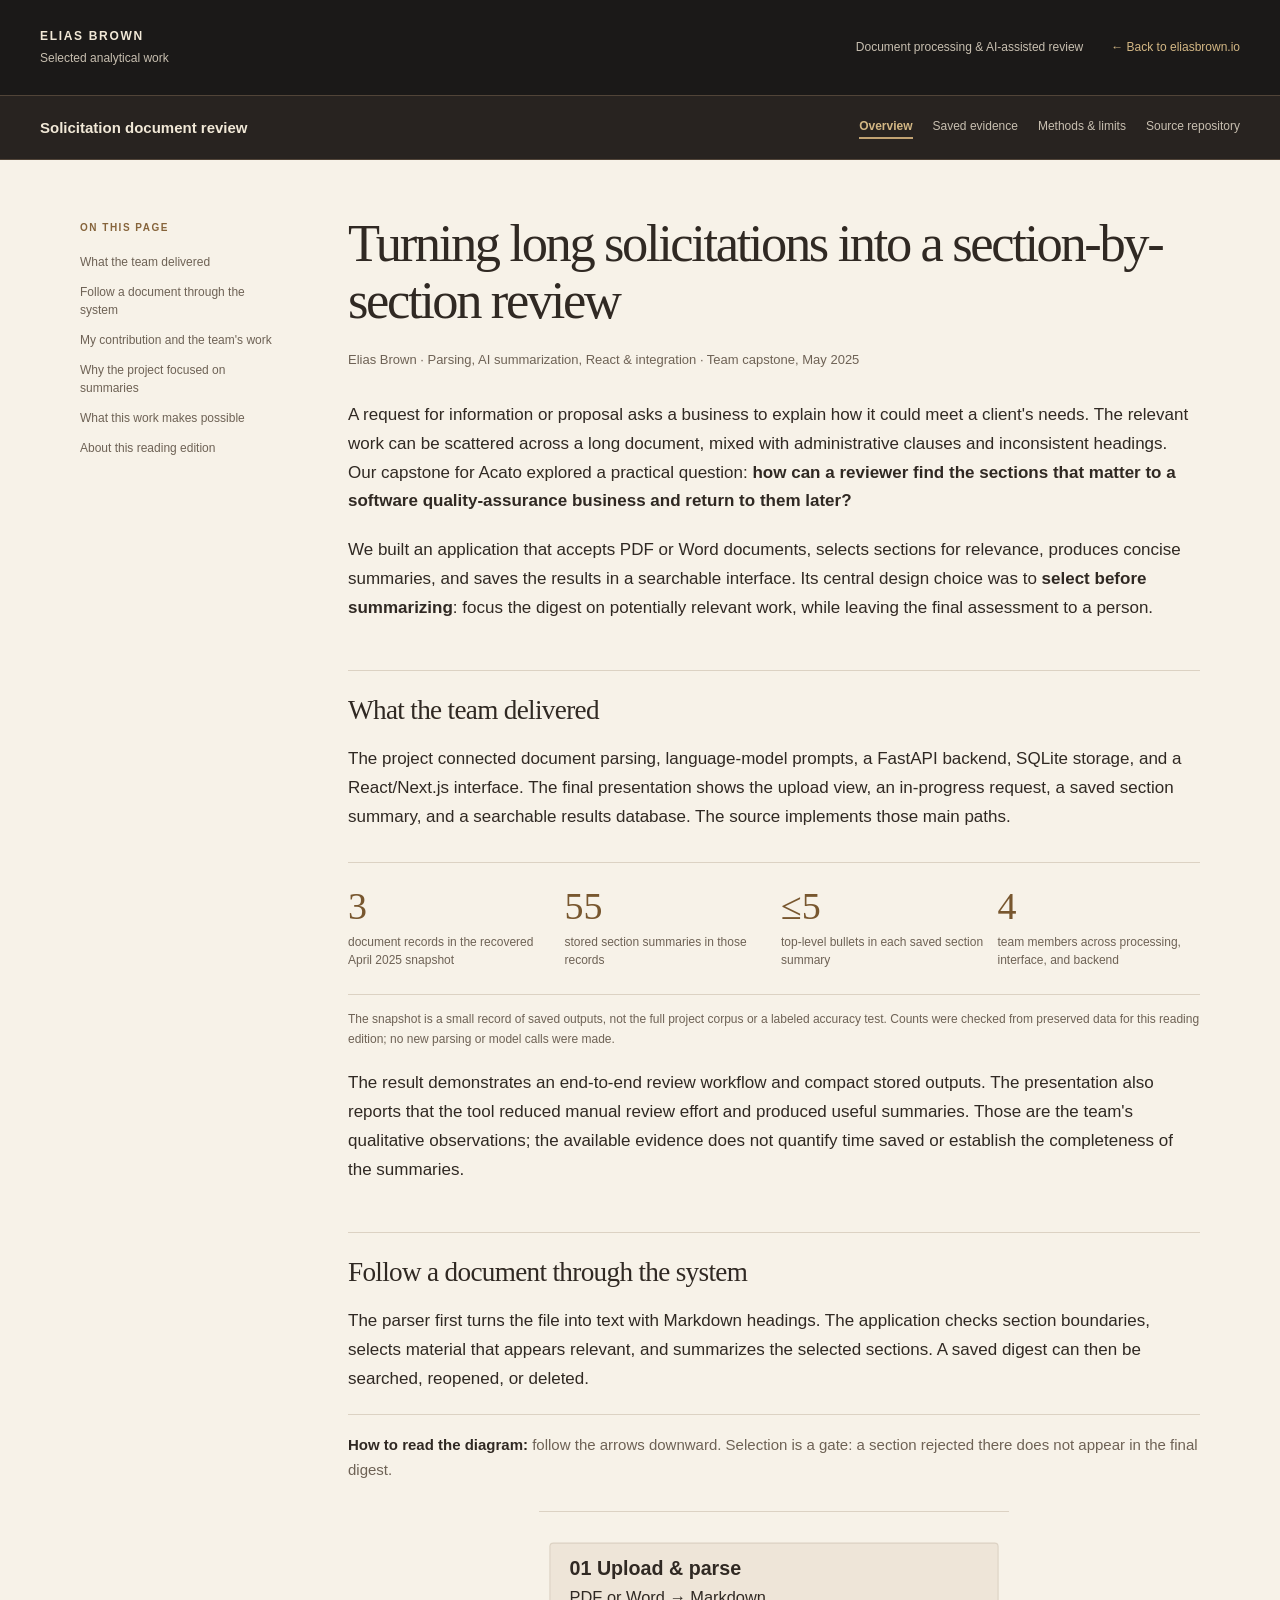
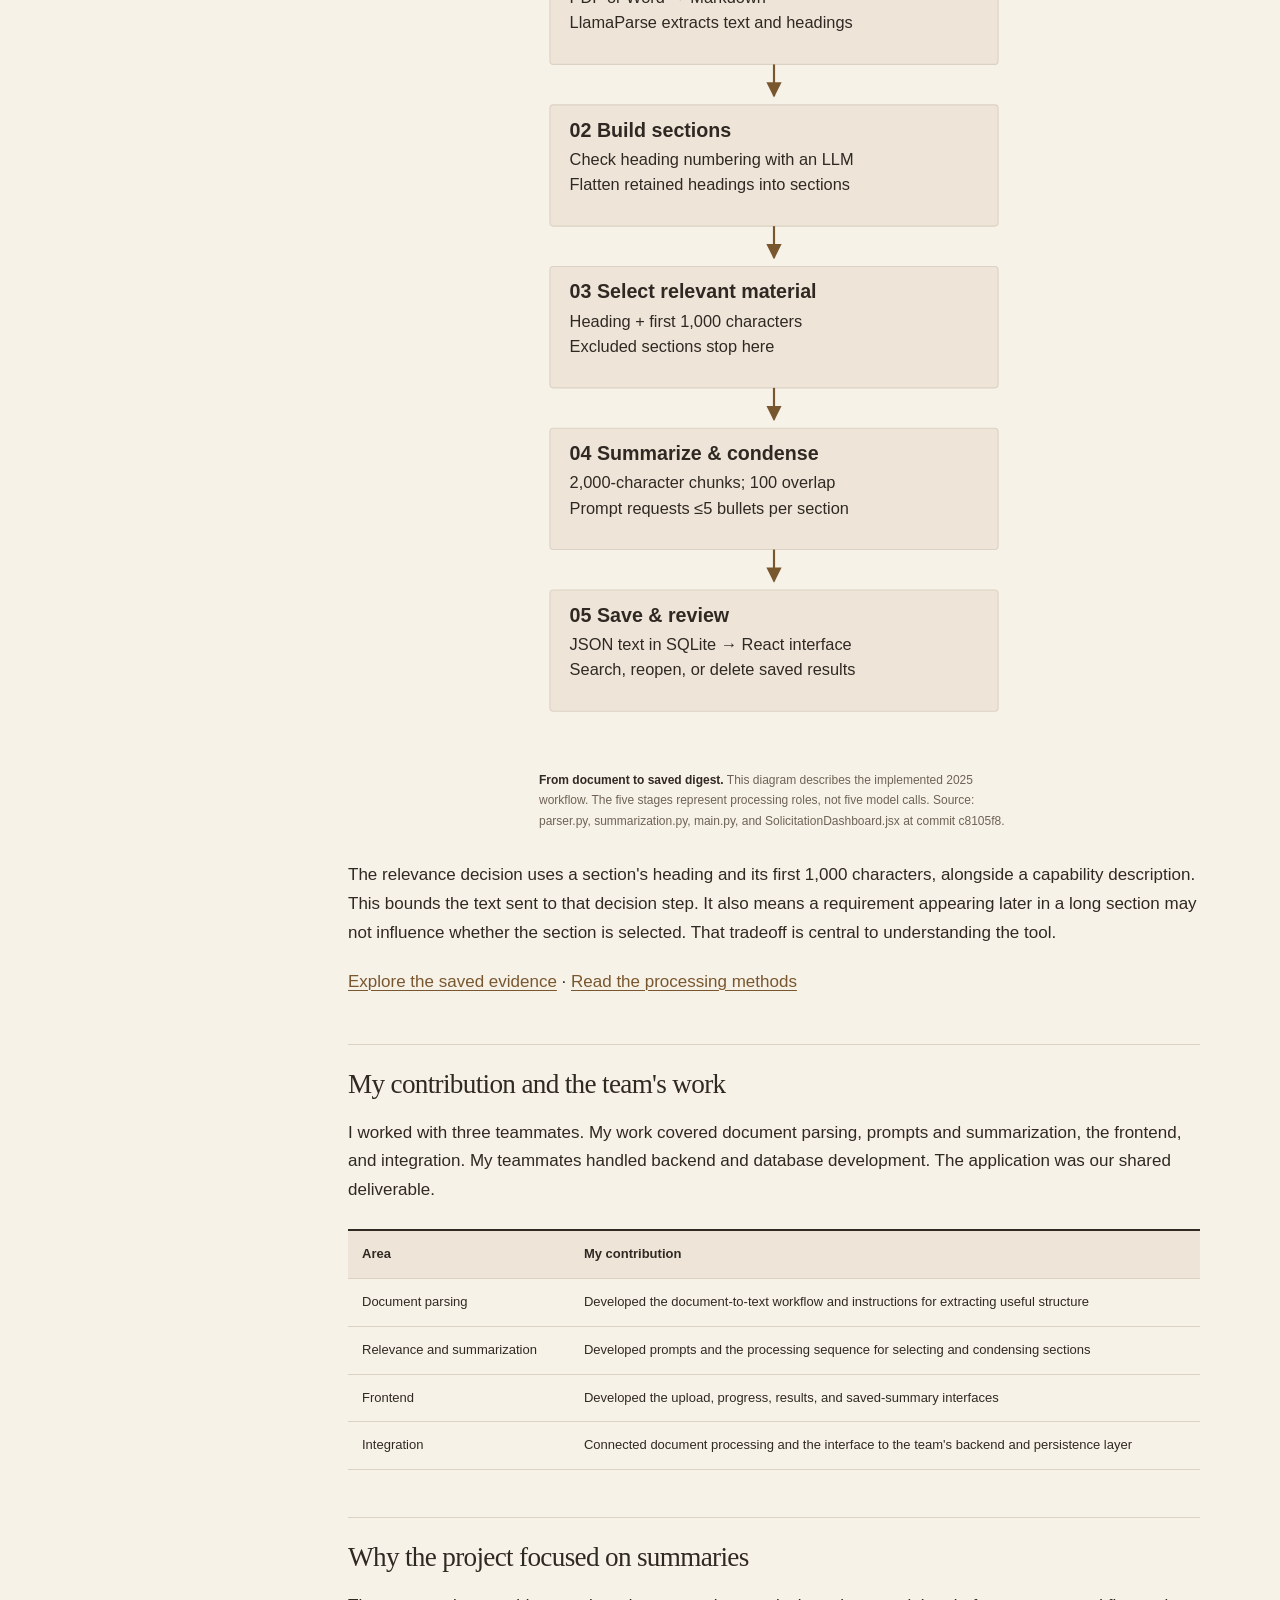
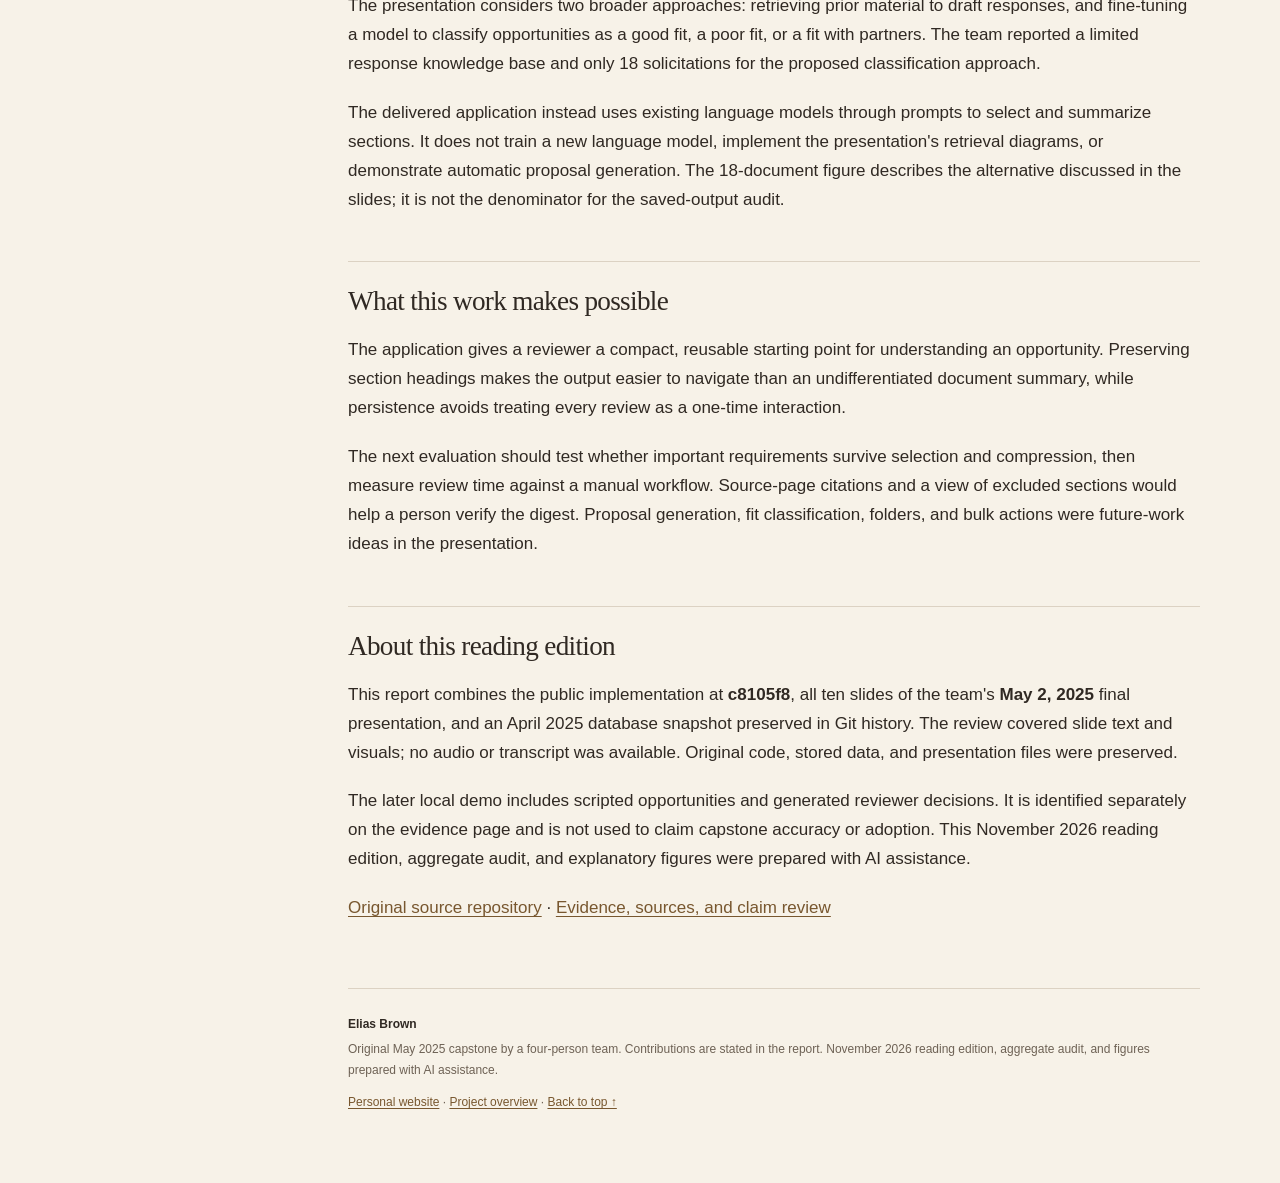
<file: index.html>
<!doctype html>
<html lang="en"><head><meta charset="utf-8"><meta name="viewport" content="width=device-width,initial-scale=1">
<title>Turning
long solicitations into a section-by-section review · Elias Brown</title><meta name="description" content="A team capstone connecting document parsing, relevant-section selection, concise summaries, and saved-result review, with an audit of preserved 2025 outputs.">
<link rel="stylesheet" href="report.36d88fd0d2bb.css"></head>
<body><a class="skip" href="#main">Skip to content</a>
<header class="masthead"><a class="identity" href="https://eliasbrown.io/">ELIAS BROWN <span>Selected analytical work</span></a><div class="masthead-links"><span class="discipline">Document processing &amp; AI-assisted review</span><a class="home-link" href="https://eliasbrown.io/">← Back to eliasbrown.io</a></div></header>
<div class="projectbar"><a class="projectname" href="index.html">Solicitation document review</a><nav class="site-nav" aria-label="Project"><a href="index.html" aria-current="page">Overview</a><a href="docs/EVIDENCE.html">Saved evidence</a><a href="docs/METHODS.html">Methods &amp; limits</a><a href="https://github.com/eliasbrown99/Capstone">Source repository</a></nav></div>
<script>
(() => {
  const bar = document.querySelector('.projectbar');
  const updateHeaderHeight = () => document.documentElement.style.setProperty(
    '--projectbar-height', bar.getBoundingClientRect().height + 'px'
  );
  updateHeaderHeight();
  if ('ResizeObserver' in window) new ResizeObserver(updateHeaderHeight).observe(bar);
  else window.addEventListener('resize', updateHeaderHeight);
})();
</script>
<div class="layout"><aside class="contents"><p class="eyebrow">ON THIS PAGE</p><nav aria-label="Sections"><a href="#what-the-team-delivered">What the team delivered</a><a href="#follow-a-document-through-the-system">Follow a document through
the system</a><a href="#my-contribution-and-the-teams-work">My contribution and the
team's work</a><a href="#why-the-project-focused-on-summaries">Why the project focused on
summaries</a><a href="#what-this-work-makes-possible">What this work makes
possible</a><a href="#about-this-reading-edition">About this reading edition</a></nav></aside>
<main id="main"><article><h1
id="turning-long-solicitations-into-a-section-by-section-review">Turning
long solicitations into a section-by-section review</h1>
<p><strong>Elias Brown · Parsing, AI summarization, React &amp;
integration · Team capstone, May 2025</strong></p>
<p>A request for information or proposal asks a business to explain how
it could meet a client's needs. The relevant work can be scattered
across a long document, mixed with administrative clauses and
inconsistent headings. Our capstone for Acato explored a practical
question: <strong>how can a reviewer find the sections that matter to a
software quality-assurance business and return to them
later?</strong></p>
<p>We built an application that accepts PDF or Word documents, selects
sections for relevance, produces concise summaries, and saves the
results in a searchable interface. Its central design choice was to
<strong>select before summarizing</strong>: focus the digest on
potentially relevant work, while leaving the final assessment to a
person.</p>
<h2 id="what-the-team-delivered">What the team delivered</h2>
<p>The project connected document parsing, language-model prompts, a
FastAPI backend, SQLite storage, and a React/Next.js interface. The
final presentation shows the upload view, an in-progress request, a
saved section summary, and a searchable results database. The source
implements those main paths.</p>
<div class="stat-grid">
<div><strong>3</strong><span>document records in the recovered April 2025 snapshot</span></div>
<div><strong>55</strong><span>stored section summaries in those records</span></div>
<div><strong>≤5</strong><span>top-level bullets in each saved section summary</span></div>
<div><strong>4</strong><span>team members across processing, interface, and backend</span></div>
</div>

<p class="fine-print">The snapshot is a small record of saved outputs, not the full project corpus or a labeled accuracy test. Counts were checked from preserved data for this reading edition; no new parsing or model calls were made.</p>

<p>The result demonstrates an end-to-end review workflow and compact
stored outputs. The presentation also reports that the tool reduced
manual review effort and produced useful summaries. Those are the team's
qualitative observations; the available evidence does not quantify time
saved or establish the completeness of the summaries.</p>
<h2 id="follow-a-document-through-the-system">Follow a document through
the system</h2>
<p>The parser first turns the file into text with Markdown headings. The
application checks section boundaries, selects material that appears
relevant, and summarizes the selected sections. A saved digest can then
be searched, reopened, or deleted.</p>
<p class="chart-guide"><strong>How to read the diagram:</strong> follow the arrows downward. Selection is a gate: a section rejected there does not appear in the final digest.</p>

<figure class="analysis-figure diagram-figure narrow-diagram">
<img src="_source/figures/workflow.svg" alt="Five connected stages: upload and parse; build sections; select using a heading and the first 1,000 characters; summarize selected chunks; save and review." />
<figcaption><strong>From document to saved digest.</strong> This diagram describes the implemented 2025 workflow. The five stages represent processing roles, not five model calls. Source: parser.py, summarization.py, main.py, and SolicitationDashboard.jsx at commit c8105f8.</figcaption>
</figure>

<p>The relevance decision uses a section's heading and its first 1,000
characters, alongside a capability description. This bounds the text
sent to that decision step. It also means a requirement appearing later
in a long section may not influence whether the section is selected.
That tradeoff is central to understanding the tool.</p>
<p><a href="docs/EVIDENCE.html">Explore the saved evidence</a> · <a
href="docs/METHODS.html">Read the processing methods</a></p>
<h2 id="my-contribution-and-the-teams-work">My contribution and the
team's work</h2>
<p>I worked with three teammates. My work covered document parsing, prompts and
summarization, the frontend, and integration. My teammates handled
backend and database development. The application was our shared
deliverable.</p>
<div class="table-wrap" role="region" aria-label="Data table" tabindex="0"><table>
<thead>
<tr>
<th>Area</th>
<th>My contribution</th>
</tr>
</thead>
<tbody>
<tr>
<td>Document parsing</td>
<td>Developed the document-to-text workflow and instructions for
extracting useful structure</td>
</tr>
<tr>
<td>Relevance and summarization</td>
<td>Developed prompts and the processing sequence for selecting and
condensing sections</td>
</tr>
<tr>
<td>Frontend</td>
<td>Developed the upload, progress, results, and saved-summary
interfaces</td>
</tr>
<tr>
<td>Integration</td>
<td>Connected document processing and the interface to the team's
backend and persistence layer</td>
</tr>
</tbody>
</table></div>
<h2 id="why-the-project-focused-on-summaries">Why the project focused on
summaries</h2>
<p>The presentation considers two broader approaches: retrieving prior
material to draft responses, and fine-tuning a model to classify
opportunities as a good fit, a poor fit, or a fit with partners. The
team reported a limited response knowledge base and only 18
solicitations for the proposed classification approach.</p>
<p>The delivered application instead uses existing language models
through prompts to select and summarize sections. It does not train a
new language model, implement the presentation's retrieval diagrams, or
demonstrate automatic proposal generation. The 18-document figure
describes the alternative discussed in the slides; it is not the
denominator for the saved-output audit.</p>
<h2 id="what-this-work-makes-possible">What this work makes
possible</h2>
<p>The application gives a reviewer a compact, reusable starting point
for understanding an opportunity. Preserving section headings makes the
output easier to navigate than an undifferentiated document summary,
while persistence avoids treating every review as a one-time
interaction.</p>
<p>The next evaluation should test whether important requirements
survive selection and compression, then measure review time against a
manual workflow. Source-page citations and a view of excluded sections
would help a person verify the digest. Proposal generation, fit
classification, folders, and bulk actions were future-work ideas in the
presentation.</p>
<h2 id="about-this-reading-edition">About this reading edition</h2>
<p>This report combines the public implementation at
<strong>c8105f8</strong>, all ten slides of the team's <strong>May 2,
2025</strong> final presentation, and an April 2025 database snapshot
preserved in Git history. The review covered slide text and visuals; no
audio or transcript was available. Original code, stored data, and
presentation files were preserved.</p>
<p>The later local demo includes scripted opportunities and generated
reviewer decisions. It is identified separately on the evidence page and
is not used to claim capstone accuracy or adoption. This November 2026
reading edition, aggregate audit, and explanatory figures were prepared
with AI assistance.</p>
<p><a href="https://github.com/eliasbrown99/Capstone">Original source
repository</a> · <a href="docs/EVIDENCE.html">Evidence, sources, and claim
review</a></p>
</article><footer><strong>Elias Brown</strong><p>Original May 2025 capstone by a four-person team. Contributions are stated in the report. November 2026 reading edition, aggregate audit, and figures prepared with AI assistance.</p><a href="https://eliasbrown.io/">Personal website</a> · <a href="index.html">Project overview</a> · <a href="#main">Back to top ↑</a></footer></main></div></body></html>
</file>
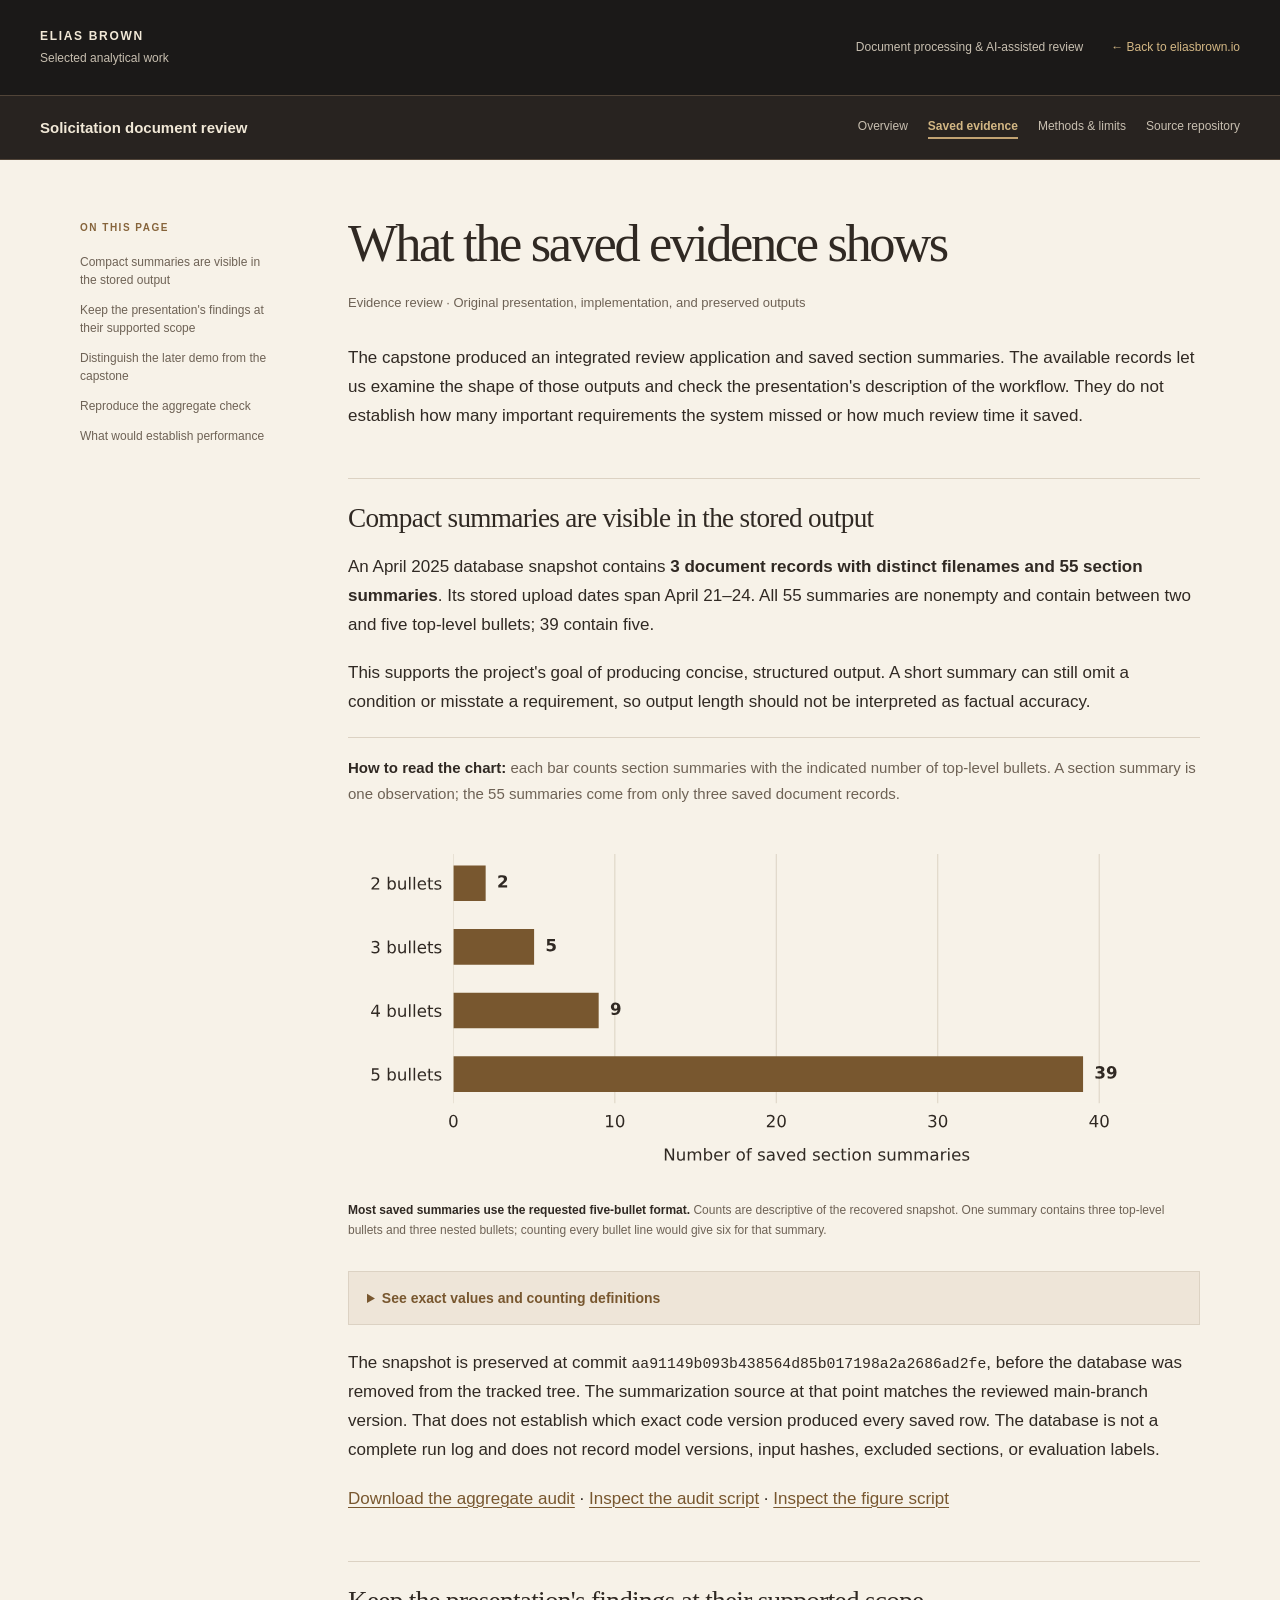
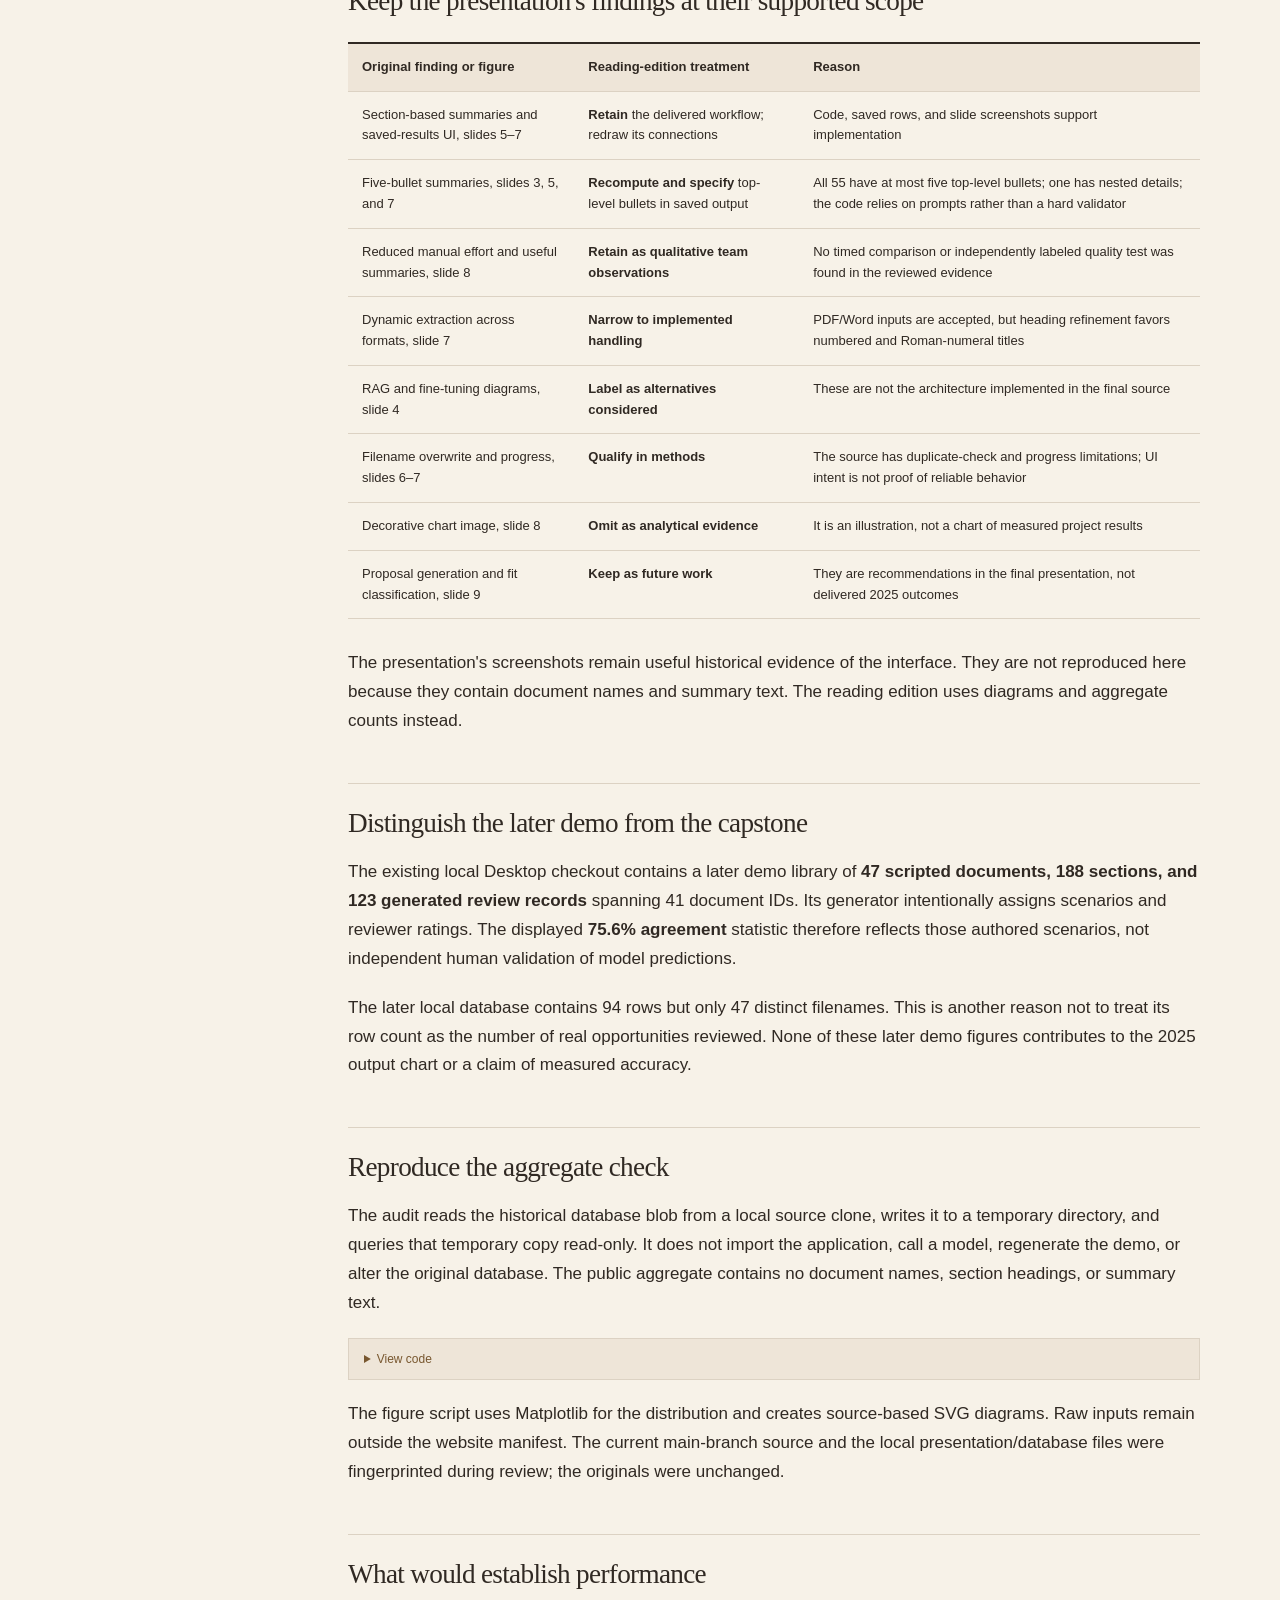
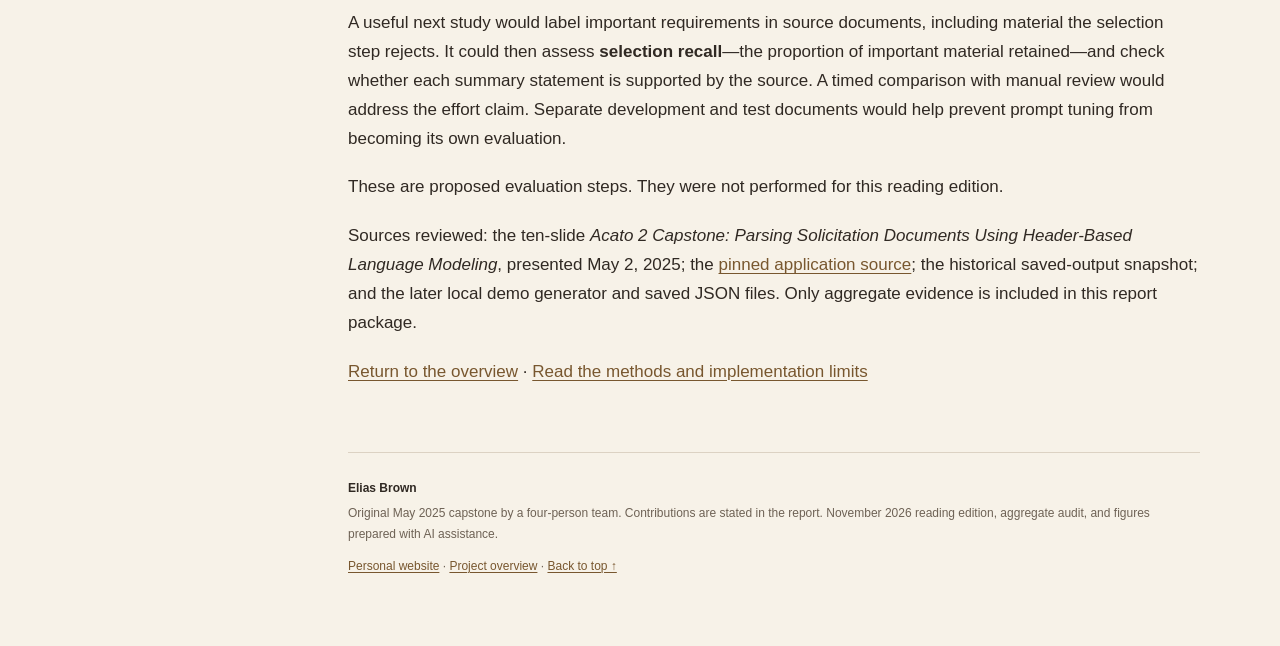
<file: docs/EVIDENCE.html>
<!doctype html>
<html lang="en"><head><meta charset="utf-8"><meta name="viewport" content="width=device-width,initial-scale=1">
<title>What the saved evidence
shows · Elias Brown</title><meta name="description" content="A team capstone connecting document parsing, relevant-section selection, concise summaries, and saved-result review, with an audit of preserved 2025 outputs.">
<link rel="stylesheet" href="../report.36d88fd0d2bb.css"></head>
<body><a class="skip" href="#main">Skip to content</a>
<header class="masthead"><a class="identity" href="https://eliasbrown.io/">ELIAS BROWN <span>Selected analytical work</span></a><div class="masthead-links"><span class="discipline">Document processing &amp; AI-assisted review</span><a class="home-link" href="https://eliasbrown.io/">← Back to eliasbrown.io</a></div></header>
<div class="projectbar"><a class="projectname" href="../index.html">Solicitation document review</a><nav class="site-nav" aria-label="Project"><a href="../index.html">Overview</a><a href="EVIDENCE.html" aria-current="page">Saved evidence</a><a href="METHODS.html">Methods &amp; limits</a><a href="https://github.com/eliasbrown99/Capstone">Source repository</a></nav></div>
<script>
(() => {
  const bar = document.querySelector('.projectbar');
  const updateHeaderHeight = () => document.documentElement.style.setProperty(
    '--projectbar-height', bar.getBoundingClientRect().height + 'px'
  );
  updateHeaderHeight();
  if ('ResizeObserver' in window) new ResizeObserver(updateHeaderHeight).observe(bar);
  else window.addEventListener('resize', updateHeaderHeight);
})();
</script>
<div class="layout"><aside class="contents"><p class="eyebrow">ON THIS PAGE</p><nav aria-label="Sections"><a href="#compact-summaries-are-visible-in-the-stored-output">Compact
summaries are visible in the stored output</a><a href="#keep-the-presentations-findings-at-their-supported-scope">Keep
the presentation's findings at their supported scope</a><a href="#distinguish-the-later-demo-from-the-capstone">Distinguish the
later demo from the capstone</a><a href="#reproduce-the-aggregate-check">Reproduce the aggregate
check</a><a href="#what-would-establish-performance">What would establish
performance</a></nav></aside>
<main id="main"><article><h1 id="what-the-saved-evidence-shows">What the saved evidence
shows</h1>
<p><strong>Evidence review · Original presentation, implementation, and
preserved outputs</strong></p>
<p>The capstone produced an integrated review application and saved
section summaries. The available records let us examine the shape of
those outputs and check the presentation's description of the workflow.
They do not establish how many important requirements the system missed
or how much review time it saved.</p>
<h2 id="compact-summaries-are-visible-in-the-stored-output">Compact
summaries are visible in the stored output</h2>
<p>An April 2025 database snapshot contains <strong>3 document records
with distinct filenames and 55 section summaries</strong>. Its stored
upload dates span April 21–24. All 55 summaries are nonempty and contain
between two and five top-level bullets; 39 contain five.</p>
<p>This supports the project's goal of producing concise, structured
output. A short summary can still omit a condition or misstate a
requirement, so output length should not be interpreted as factual
accuracy.</p>
<p class="chart-guide"><strong>How to read the chart:</strong> each bar counts section summaries with the indicated number of top-level bullets. A section summary is one observation; the 55 summaries come from only three saved document records.</p>

<figure class="analysis-figure">
<img class="chart-wide" src="../_source/figures/bullet-counts-wide.svg" alt="Top-level bullet counts across 55 saved summaries: two bullets in 2 summaries, three in 5, four in 9, and five in 39." />
<img class="chart-mobile" src="../_source/figures/bullet-counts-mobile.svg" alt="Top-level bullet counts across 55 saved summaries: two bullets in 2 summaries, three in 5, four in 9, and five in 39." />
<figcaption><strong>Most saved summaries use the requested five-bullet format.</strong> Counts are descriptive of the recovered snapshot. One summary contains three top-level bullets and three nested bullets; counting every bullet line would give six for that summary.</figcaption>
</figure>

<details class="method-note">
<summary>See exact values and counting definitions</summary>

<div class="table-wrap" role="region" aria-label="Data table" tabindex="0"><table>
<thead>
<tr>
<th>Top-level bullets</th>
<th style="text-align: right;">Section summaries</th>
</tr>
</thead>
<tbody>
<tr>
<td>2</td>
<td style="text-align: right;">2</td>
</tr>
<tr>
<td>3</td>
<td style="text-align: right;">5</td>
</tr>
<tr>
<td>4</td>
<td style="text-align: right;">9</td>
</tr>
<tr>
<td>5</td>
<td style="text-align: right;">39</td>
</tr>
<tr>
<td><strong>Total</strong></td>
<td style="text-align: right;"><strong>55</strong></td>
</tr>
</tbody>
</table></div>
<p>One observation is one object in a stored document's summary list. A
bullet line starts with a dash, asterisk, bullet symbol, or
numbered-list marker. Top-level bullets have the smallest indentation
within that summary. The audit also counts nested bullets separately,
checks for empty summaries, and verifies that the distribution totals
55. Distinct filenames are not a content-based deduplication rule.</p>
</details>

<p>The snapshot is preserved at commit
<code>aa91149b093b438564d85b017198a2a2686ad2fe</code>, before the
database was removed from the tracked tree. The summarization source at
that point matches the reviewed main-branch version. That does not
establish which exact code version produced every saved row. The
database is not a complete run log and does not record model versions,
input hashes, excluded sections, or evaluation labels.</p>
<p><a href="../_source/analysis/derived/saved-output-audit.json">Download the
aggregate audit</a> · <a
href="../_source/scripts/audit_saved_outputs.py">Inspect the audit script</a> ·
<a href="../_source/scripts/generate_figures.py">Inspect the figure
script</a></p>
<h2 id="keep-the-presentations-findings-at-their-supported-scope">Keep
the presentation's findings at their supported scope</h2>
<div class="table-wrap" role="region" aria-label="Data table" tabindex="0"><table>
<thead>
<tr>
<th>Original finding or figure</th>
<th>Reading-edition treatment</th>
<th>Reason</th>
</tr>
</thead>
<tbody>
<tr>
<td>Section-based summaries and saved-results UI, slides 5–7</td>
<td><strong>Retain</strong> the delivered workflow; redraw its
connections</td>
<td>Code, saved rows, and slide screenshots support implementation</td>
</tr>
<tr>
<td>Five-bullet summaries, slides 3, 5, and 7</td>
<td><strong>Recompute and specify</strong> top-level bullets in saved
output</td>
<td>All 55 have at most five top-level bullets; one has nested details;
the code relies on prompts rather than a hard validator</td>
</tr>
<tr>
<td>Reduced manual effort and useful summaries, slide 8</td>
<td><strong>Retain as qualitative team observations</strong></td>
<td>No timed comparison or independently labeled quality test was found
in the reviewed evidence</td>
</tr>
<tr>
<td>Dynamic extraction across formats, slide 7</td>
<td><strong>Narrow to implemented handling</strong></td>
<td>PDF/Word inputs are accepted, but heading refinement favors numbered
and Roman-numeral titles</td>
</tr>
<tr>
<td>RAG and fine-tuning diagrams, slide 4</td>
<td><strong>Label as alternatives considered</strong></td>
<td>These are not the architecture implemented in the final source</td>
</tr>
<tr>
<td>Filename overwrite and progress, slides 6–7</td>
<td><strong>Qualify in methods</strong></td>
<td>The source has duplicate-check and progress limitations; UI intent
is not proof of reliable behavior</td>
</tr>
<tr>
<td>Decorative chart image, slide 8</td>
<td><strong>Omit as analytical evidence</strong></td>
<td>It is an illustration, not a chart of measured project results</td>
</tr>
<tr>
<td>Proposal generation and fit classification, slide 9</td>
<td><strong>Keep as future work</strong></td>
<td>They are recommendations in the final presentation, not delivered
2025 outcomes</td>
</tr>
</tbody>
</table></div>
<p>The presentation's screenshots remain useful historical evidence of
the interface. They are not reproduced here because they contain
document names and summary text. The reading edition uses diagrams and
aggregate counts instead.</p>
<h2 id="distinguish-the-later-demo-from-the-capstone">Distinguish the
later demo from the capstone</h2>
<p>The existing local Desktop checkout contains a later demo library of
<strong>47 scripted documents, 188 sections, and 123 generated review
records</strong> spanning 41 document IDs. Its generator intentionally
assigns scenarios and reviewer ratings. The displayed <strong>75.6%
agreement</strong> statistic therefore reflects those authored
scenarios, not independent human validation of model predictions.</p>
<p>The later local database contains 94 rows but only 47 distinct
filenames. This is another reason not to treat its row count as the
number of real opportunities reviewed. None of these later demo figures
contributes to the 2025 output chart or a claim of measured
accuracy.</p>
<h2 id="reproduce-the-aggregate-check">Reproduce the aggregate
check</h2>
<p>The audit reads the historical database blob from a local source
clone, writes it to a temporary directory, and queries that temporary
copy read-only. It does not import the application, call a model,
regenerate the demo, or alter the original database. The public
aggregate contains no document names, section headings, or summary
text.</p>
<details class="code"><summary>View code</summary><div class="sourceCode" id="cb1"><pre class="sourceCode sh"><code class="sourceCode bash"><span id="cb1-1"><a href="#cb1-1" aria-hidden="true" tabindex="-1"></a><span class="ex">python3</span> scripts/audit_saved_outputs.py <span class="dt">\</span></span>
<span id="cb1-2"><a href="#cb1-2" aria-hidden="true" tabindex="-1"></a>  <span class="at">--source-repo</span> /path/to/Capstone <span class="dt">\</span></span>
<span id="cb1-3"><a href="#cb1-3" aria-hidden="true" tabindex="-1"></a>  <span class="at">--output-dir</span> analysis/derived</span>
<span id="cb1-4"><a href="#cb1-4" aria-hidden="true" tabindex="-1"></a><span class="ex">python3</span> scripts/generate_figures.py</span></code></pre></div></details>
<p>The figure script uses Matplotlib for the distribution and creates
source-based SVG diagrams. Raw inputs remain outside the website
manifest. The current main-branch source and the local
presentation/database files were fingerprinted during review; the
originals were unchanged.</p>
<h2 id="what-would-establish-performance">What would establish
performance</h2>
<p>A useful next study would label important requirements in source
documents, including material the selection step rejects. It could then
assess <strong>selection recall</strong>—the proportion of important
material retained—and check whether each summary statement is supported
by the source. A timed comparison with manual review would address the
effort claim. Separate development and test documents would help prevent
prompt tuning from becoming its own evaluation.</p>
<p>These are proposed evaluation steps. They were not performed for this
reading edition.</p>
<p>Sources reviewed: the ten-slide <em>Acato 2 Capstone: Parsing
Solicitation Documents Using Header-Based Language Modeling</em>,
presented May 2, 2025; the <a
href="https://github.com/eliasbrown99/Capstone/tree/c8105f820f062c6097f1a0a2d39d11cdb0bffb4e">pinned
application source</a>; the historical saved-output snapshot; and the
later local demo generator and saved JSON files. Only aggregate evidence
is included in this report package.</p>
<p><a href="../index.html">Return to the overview</a> · <a
href="METHODS.html">Read the methods and implementation limits</a></p>
</article><footer><strong>Elias Brown</strong><p>Original May 2025 capstone by a four-person team. Contributions are stated in the report. November 2026 reading edition, aggregate audit, and figures prepared with AI assistance.</p><a href="https://eliasbrown.io/">Personal website</a> · <a href="../index.html">Project overview</a> · <a href="#main">Back to top ↑</a></footer></main></div></body></html>
</file>
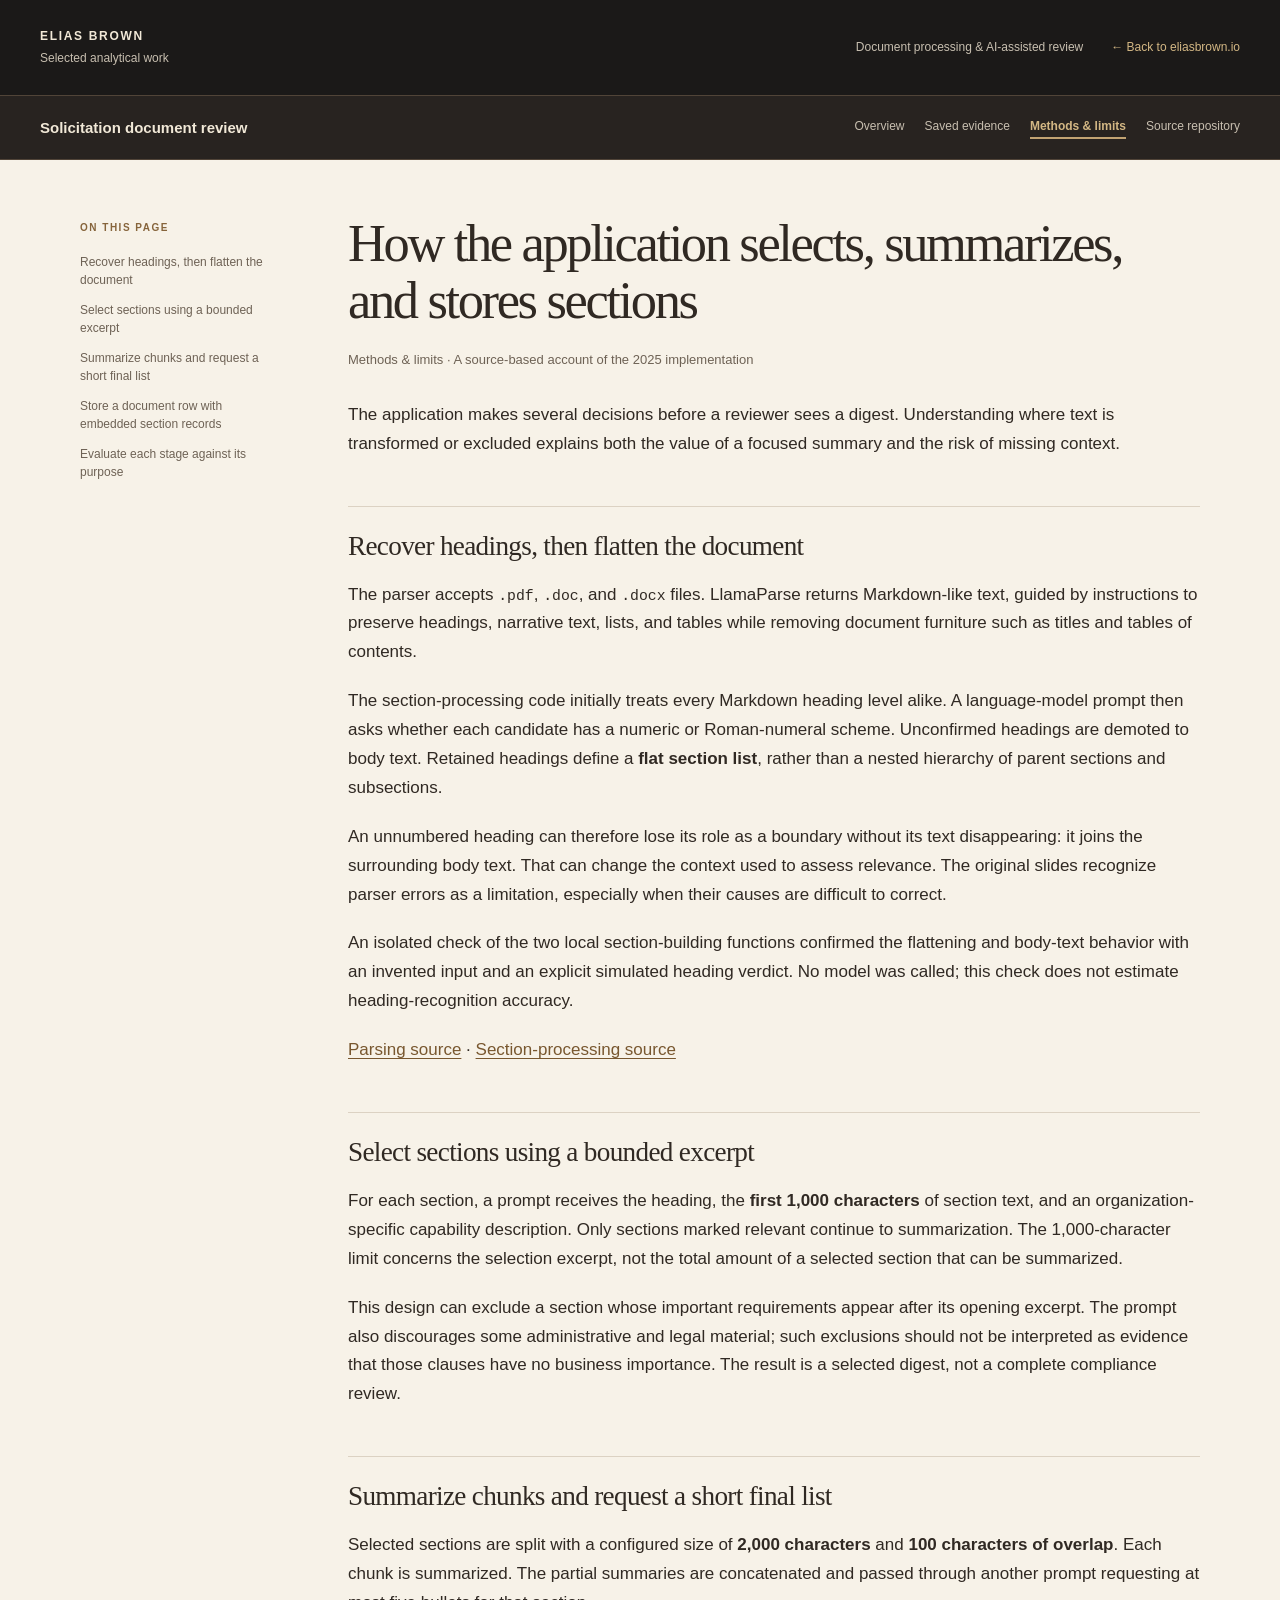
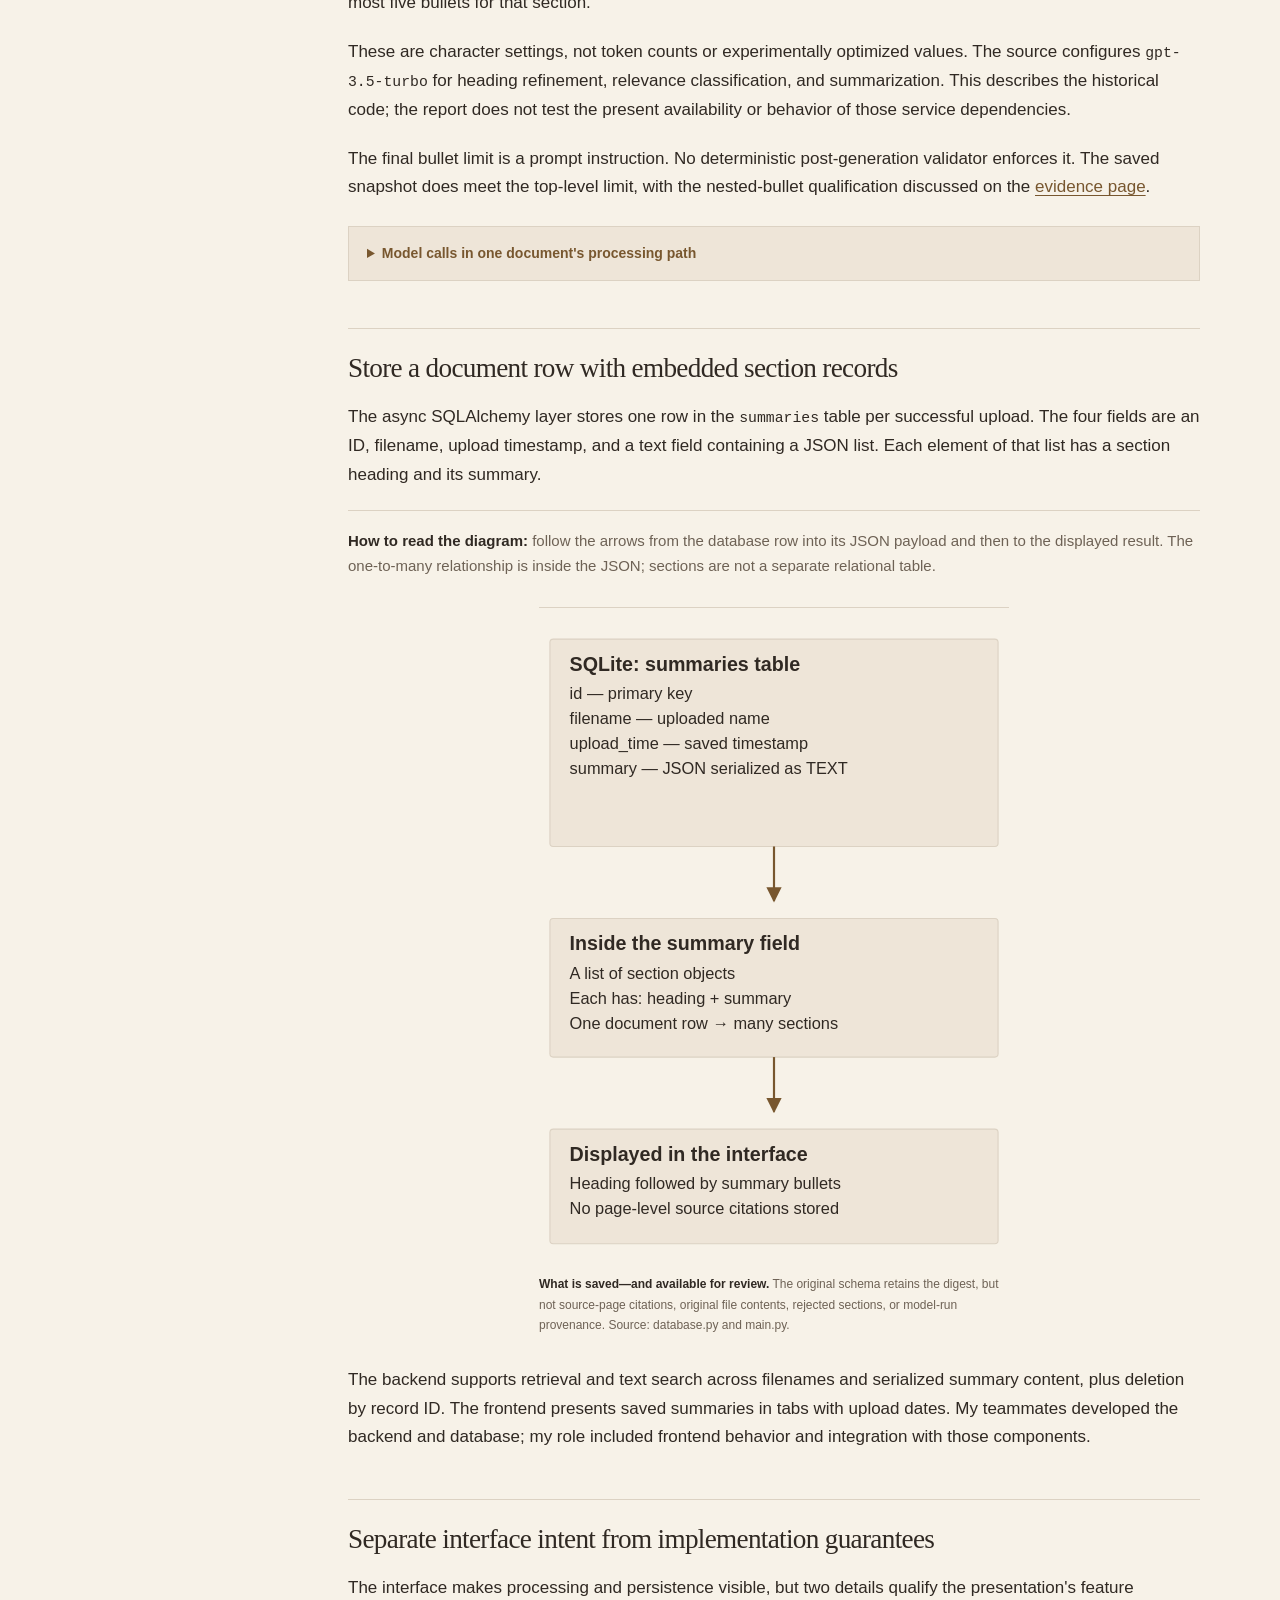
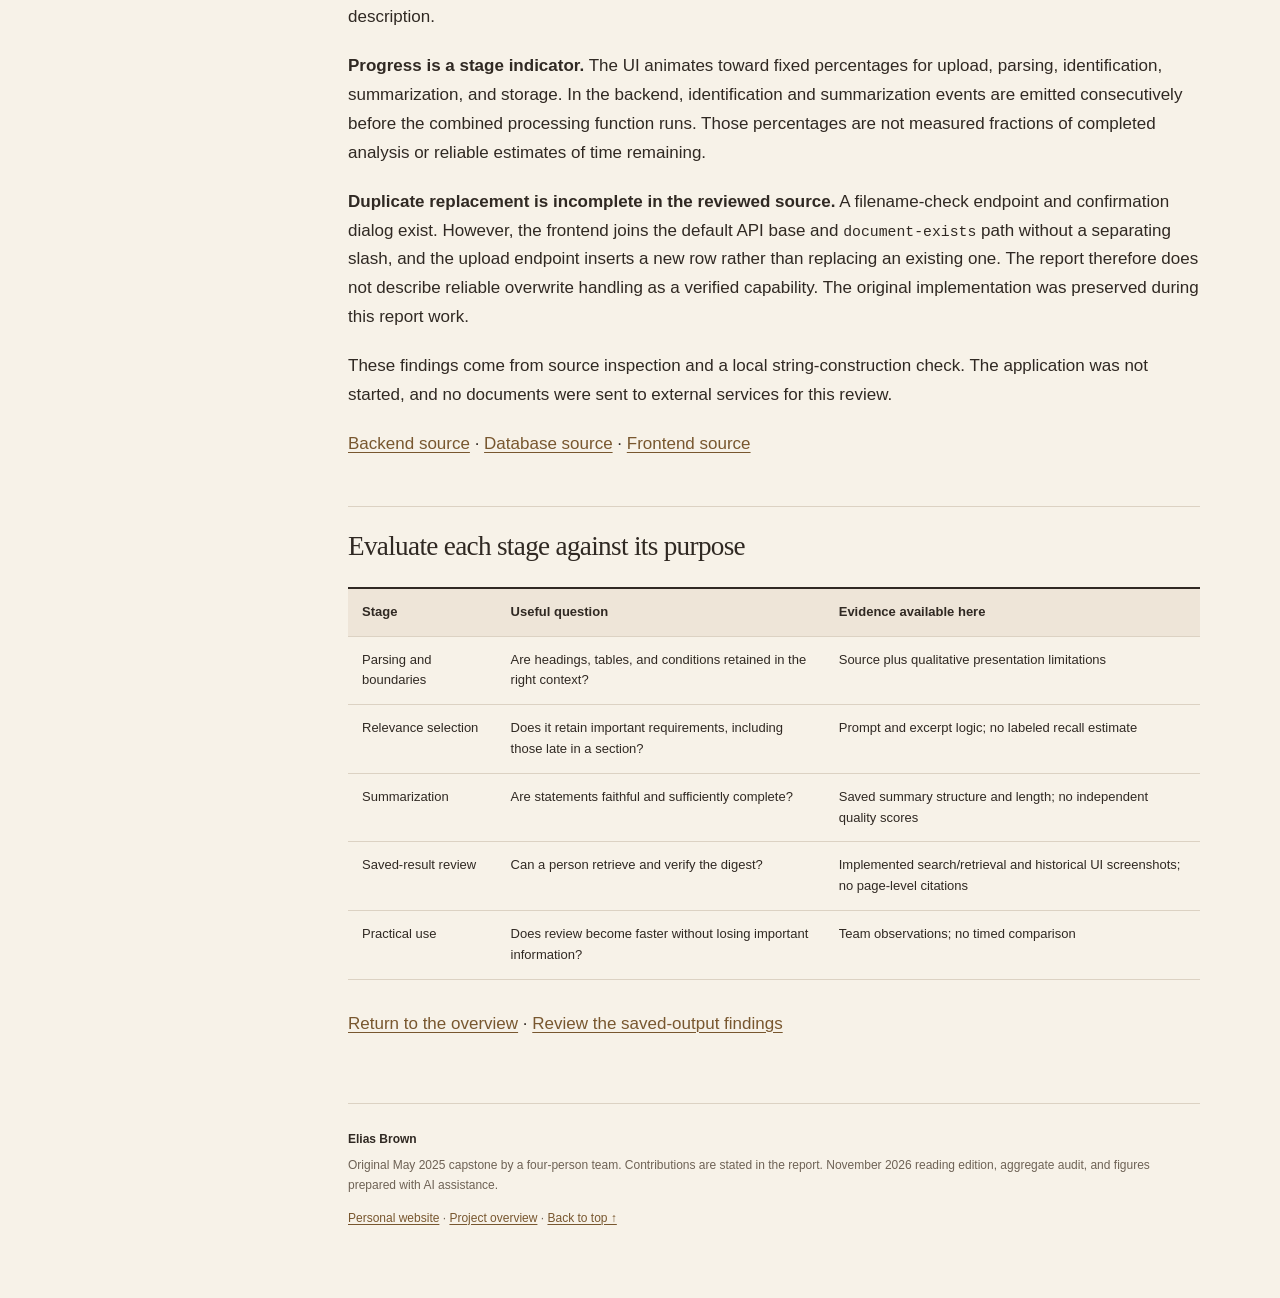
<file: docs/METHODS.html>
<!doctype html>
<html lang="en"><head><meta charset="utf-8"><meta name="viewport" content="width=device-width,initial-scale=1">
<title>How
the application selects, summarizes, and stores sections · Elias Brown</title><meta name="description" content="A team capstone connecting document parsing, relevant-section selection, concise summaries, and saved-result review, with an audit of preserved 2025 outputs.">
<link rel="stylesheet" href="../report.36d88fd0d2bb.css"></head>
<body><a class="skip" href="#main">Skip to content</a>
<header class="masthead"><a class="identity" href="https://eliasbrown.io/">ELIAS BROWN <span>Selected analytical work</span></a><div class="masthead-links"><span class="discipline">Document processing &amp; AI-assisted review</span><a class="home-link" href="https://eliasbrown.io/">← Back to eliasbrown.io</a></div></header>
<div class="projectbar"><a class="projectname" href="../index.html">Solicitation document review</a><nav class="site-nav" aria-label="Project"><a href="../index.html">Overview</a><a href="EVIDENCE.html">Saved evidence</a><a href="METHODS.html" aria-current="page">Methods &amp; limits</a><a href="https://github.com/eliasbrown99/Capstone">Source repository</a></nav></div>
<script>
(() => {
  const bar = document.querySelector('.projectbar');
  const updateHeaderHeight = () => document.documentElement.style.setProperty(
    '--projectbar-height', bar.getBoundingClientRect().height + 'px'
  );
  updateHeaderHeight();
  if ('ResizeObserver' in window) new ResizeObserver(updateHeaderHeight).observe(bar);
  else window.addEventListener('resize', updateHeaderHeight);
})();
</script>
<div class="layout"><aside class="contents"><p class="eyebrow">ON THIS PAGE</p><nav aria-label="Sections"><a href="#recover-headings-then-flatten-the-document">Recover headings,
then flatten the document</a><a href="#select-sections-using-a-bounded-excerpt">Select sections using a
bounded excerpt</a><a href="#summarize-chunks-and-request-a-short-final-list">Summarize
chunks and request a short final list</a><a href="#store-a-document-row-with-embedded-section-records">Store a
document row with embedded section records</a><a href="#evaluate-each-stage-against-its-purpose">Evaluate each stage
against its purpose</a></nav></aside>
<main id="main"><article><h1 id="how-the-application-selects-summarizes-and-stores-sections">How
the application selects, summarizes, and stores sections</h1>
<p><strong>Methods &amp; limits · A source-based account of the 2025
implementation</strong></p>
<p>The application makes several decisions before a reviewer sees a
digest. Understanding where text is transformed or excluded explains
both the value of a focused summary and the risk of missing context.</p>
<h2 id="recover-headings-then-flatten-the-document">Recover headings,
then flatten the document</h2>
<p>The parser accepts <code>.pdf</code>, <code>.doc</code>, and
<code>.docx</code> files. LlamaParse returns Markdown-like text, guided
by instructions to preserve headings, narrative text, lists, and tables
while removing document furniture such as titles and tables of
contents.</p>
<p>The section-processing code initially treats every Markdown heading
level alike. A language-model prompt then asks whether each candidate
has a numeric or Roman-numeral scheme. Unconfirmed headings are demoted
to body text. Retained headings define a <strong>flat section
list</strong>, rather than a nested hierarchy of parent sections and
subsections.</p>
<p>An unnumbered heading can therefore lose its role as a boundary
without its text disappearing: it joins the surrounding body text. That
can change the context used to assess relevance. The original slides
recognize parser errors as a limitation, especially when their causes
are difficult to correct.</p>
<p>An isolated check of the two local section-building functions
confirmed the flattening and body-text behavior with an invented input
and an explicit simulated heading verdict. No model was called; this
check does not estimate heading-recognition accuracy.</p>
<p><a
href="https://github.com/eliasbrown99/Capstone/blob/c8105f820f062c6097f1a0a2d39d11cdb0bffb4e/app/parser.py">Parsing
source</a> · <a
href="https://github.com/eliasbrown99/Capstone/blob/c8105f820f062c6097f1a0a2d39d11cdb0bffb4e/app/summarization.py">Section-processing
source</a></p>
<h2 id="select-sections-using-a-bounded-excerpt">Select sections using a
bounded excerpt</h2>
<p>For each section, a prompt receives the heading, the <strong>first
1,000 characters</strong> of section text, and an organization-specific
capability description. Only sections marked relevant continue to
summarization. The 1,000-character limit concerns the selection excerpt,
not the total amount of a selected section that can be summarized.</p>
<p>This design can exclude a section whose important requirements appear
after its opening excerpt. The prompt also discourages some
administrative and legal material; such exclusions should not be
interpreted as evidence that those clauses have no business importance.
The result is a selected digest, not a complete compliance review.</p>
<h2 id="summarize-chunks-and-request-a-short-final-list">Summarize
chunks and request a short final list</h2>
<p>Selected sections are split with a configured size of <strong>2,000
characters</strong> and <strong>100 characters of overlap</strong>. Each
chunk is summarized. The partial summaries are concatenated and passed
through another prompt requesting at most five bullets for that
section.</p>
<p>These are character settings, not token counts or experimentally
optimized values. The source configures <code>gpt-3.5-turbo</code> for
heading refinement, relevance classification, and summarization. This
describes the historical code; the report does not test the present
availability or behavior of those service dependencies.</p>
<p>The final bullet limit is a prompt instruction. No deterministic
post-generation validator enforces it. The saved snapshot does meet the
top-level limit, with the nested-bullet qualification discussed on the
<a href="EVIDENCE.html">evidence page</a>.</p>
<details class="method-note">
<summary>Model calls in one document's processing path</summary>

<p>Heading candidates each receive a refinement call, dispatched
concurrently. Every constructed section then receives a relevance call.
Each retained section receives one call per nonempty text chunk and a
final condensation call when partial summaries exist. The slides'
“two-pass” description captures selection followed by summarization; it
is not a count of all calls made by the implementation.</p>
</details>

<h2 id="store-a-document-row-with-embedded-section-records">Store a
document row with embedded section records</h2>
<p>The async SQLAlchemy layer stores one row in the
<code>summaries</code> table per successful upload. The four fields are
an ID, filename, upload timestamp, and a text field containing a JSON
list. Each element of that list has a section heading and its
summary.</p>
<p class="chart-guide"><strong>How to read the diagram:</strong> follow the arrows from the database row into its JSON payload and then to the displayed result. The one-to-many relationship is inside the JSON; sections are not a separate relational table.</p>

<figure class="analysis-figure diagram-figure narrow-diagram">
<img src="../_source/figures/storage.svg" alt="The summaries table contains id, filename, upload_time, and summary. The summary text field contains a list of heading and summary objects, displayed as section headings and bullets." />
<figcaption><strong>What is saved—and available for review.</strong> The original schema retains the digest, but not source-page citations, original file contents, rejected sections, or model-run provenance. Source: database.py and main.py.</figcaption>
</figure>

<p>The backend supports retrieval and text search across filenames and
serialized summary content, plus deletion by record ID. The frontend
presents saved summaries in tabs with upload dates. My teammates
developed the backend and database; my role included frontend behavior
and integration with those components.</p>
<h2
id="separate-interface-intent-from-implementation-guarantees">Separate
interface intent from implementation guarantees</h2>
<p>The interface makes processing and persistence visible, but two
details qualify the presentation's feature description.</p>
<p><strong>Progress is a stage indicator.</strong> The UI animates
toward fixed percentages for upload, parsing, identification,
summarization, and storage. In the backend, identification and
summarization events are emitted consecutively before the combined
processing function runs. Those percentages are not measured fractions
of completed analysis or reliable estimates of time remaining.</p>
<p><strong>Duplicate replacement is incomplete in the reviewed
source.</strong> A filename-check endpoint and confirmation dialog
exist. However, the frontend joins the default API base and
<code>document-exists</code> path without a separating slash, and the
upload endpoint inserts a new row rather than replacing an existing one.
The report therefore does not describe reliable overwrite handling as a
verified capability. The original implementation was preserved during
this report work.</p>
<p>These findings come from source inspection and a local
string-construction check. The application was not started, and no
documents were sent to external services for this review.</p>
<p><a
href="https://github.com/eliasbrown99/Capstone/blob/c8105f820f062c6097f1a0a2d39d11cdb0bffb4e/app/main.py">Backend
source</a> · <a
href="https://github.com/eliasbrown99/Capstone/blob/c8105f820f062c6097f1a0a2d39d11cdb0bffb4e/app/database.py">Database
source</a> · <a
href="https://github.com/eliasbrown99/Capstone/blob/c8105f820f062c6097f1a0a2d39d11cdb0bffb4e/solicitation-frontend/components/SolicitationDashboard.jsx">Frontend
source</a></p>
<h2 id="evaluate-each-stage-against-its-purpose">Evaluate each stage
against its purpose</h2>
<div class="table-wrap" role="region" aria-label="Data table" tabindex="0"><table>
<thead>
<tr>
<th>Stage</th>
<th>Useful question</th>
<th>Evidence available here</th>
</tr>
</thead>
<tbody>
<tr>
<td>Parsing and boundaries</td>
<td>Are headings, tables, and conditions retained in the right
context?</td>
<td>Source plus qualitative presentation limitations</td>
</tr>
<tr>
<td>Relevance selection</td>
<td>Does it retain important requirements, including those late in a
section?</td>
<td>Prompt and excerpt logic; no labeled recall estimate</td>
</tr>
<tr>
<td>Summarization</td>
<td>Are statements faithful and sufficiently complete?</td>
<td>Saved summary structure and length; no independent quality
scores</td>
</tr>
<tr>
<td>Saved-result review</td>
<td>Can a person retrieve and verify the digest?</td>
<td>Implemented search/retrieval and historical UI screenshots; no
page-level citations</td>
</tr>
<tr>
<td>Practical use</td>
<td>Does review become faster without losing important information?</td>
<td>Team observations; no timed comparison</td>
</tr>
</tbody>
</table></div>
<p><a href="../index.html">Return to the overview</a> · <a
href="EVIDENCE.html">Review the saved-output findings</a></p>
</article><footer><strong>Elias Brown</strong><p>Original May 2025 capstone by a four-person team. Contributions are stated in the report. November 2026 reading edition, aggregate audit, and figures prepared with AI assistance.</p><a href="https://eliasbrown.io/">Personal website</a> · <a href="../index.html">Project overview</a> · <a href="#main">Back to top ↑</a></footer></main></div></body></html>
</file>
<file: report.36d88fd0d2bb.css>
:root{--ink:#302923;--muted:#6e6255;--line:#dcd2c3;--paper:#f7f2e8;--wash:#eee5d8;--accent:#78572f;--warm:#86643b}*{box-sizing:border-box}html{scroll-behavior:smooth;scroll-padding-top:1.5rem}body{margin:0;background:var(--paper);color:var(--ink);font-family:-apple-system,BlinkMacSystemFont,"Segoe UI",sans-serif;font-size:17px;line-height:1.7}a{color:var(--accent);text-decoration-thickness:1px;text-underline-offset:.2em}a:hover{color:#4d3621}a:focus-visible,summary:focus-visible,[tabindex]:focus-visible{outline:3px solid #c88946;outline-offset:4px}.skip{position:absolute;top:-80px;left:1rem;padding:.6rem;background:white;z-index:10}.skip:focus{top:1rem}.masthead{max-width:1280px;margin:auto;display:flex;justify-content:space-between;align-items:center;padding:24px 40px;border-bottom:1px solid var(--line);gap:20px}.identity{color:var(--ink);font-size:12px;font-weight:750;letter-spacing:.14em;text-decoration:none}.identity span{font-size:12px;font-weight:400;letter-spacing:0;color:var(--muted);display:block;margin-top:2px}.discipline{color:var(--muted);font-size:12px}.projectbar{max-width:1280px;padding:19px 40px;margin:auto;display:flex;justify-content:space-between;gap:20px;align-items:center;border-bottom:1px solid var(--line)}.projectname{font-size:15px;font-weight:650;color:var(--ink);text-decoration:none}.site-nav{display:flex;gap:20px;flex-wrap:wrap;font-size:12px}.site-nav a{color:var(--muted);text-decoration:none;white-space:nowrap}.site-nav a[aria-current]{color:var(--accent);font-weight:700;border-bottom:2px solid var(--accent)}.layout{max-width:1200px;margin:0 auto;display:grid;grid-template-columns:210px minmax(0,1fr);gap:58px;padding:55px 40px 70px}.contents{position:sticky;top:30px;align-self:start;max-height:90vh;overflow:auto;padding-right:10px}.eyebrow{font-size:10px;font-weight:700;color:var(--warm);letter-spacing:.15em;margin:4px 0 17px}.contents nav{display:grid;gap:12px}.contents a{font-size:12px;line-height:1.5;text-decoration:none;color:var(--muted)}.contents a:hover{color:var(--accent)}main{min-width:0}article>h1:first-child{font-family:Georgia,"Times New Roman",serif;font-size:clamp(2.25rem,4.1vw,3.6rem);font-weight:400;letter-spacing:-.045em;line-height:1.08;margin:0 0 20px;max-width:850px}article>h1:first-child+p{font-size:13px;color:var(--muted);margin-bottom:30px}article>h1:first-child+p strong{font-weight:500}h2{font-family:Georgia,"Times New Roman",serif;font-weight:400;font-size:1.7rem;letter-spacing:-.025em;line-height:1.25;margin:47px 0 18px;padding-top:22px;border-top:1px solid var(--line)}h3{font-size:1.05rem;line-height:1.4;margin:30px 0 12px}p{margin:0 0 20px}strong{font-weight:650}li{margin:8px 0}ul,ol{padding-left:23px}img{display:block;max-width:100%;height:auto;margin:28px auto;border:1px solid var(--line)}figure{margin:28px 0}figcaption{font-size:12px;color:var(--muted)}.table-wrap{max-width:100%;overflow-x:auto;margin:24px 0 30px;border-top:2px solid var(--ink);border-bottom:1px solid var(--line)}table{width:100%;border-collapse:collapse;font-size:13px;line-height:1.6}th{text-align:left;background:var(--wash);font-weight:650}th,td{padding:13px 14px;vertical-align:top;border-bottom:1px solid var(--line)}tbody tr:last-child td{border-bottom:none}blockquote,.markdown-alert{margin:25px 0;padding:20px 25px;border-left:3px solid var(--accent);background:var(--wash)}blockquote p:last-child,.markdown-alert p:last-child{margin-bottom:0}blockquote h3{margin-top:0}.markdown-alert-title{font-size:12px;font-weight:700;letter-spacing:.04em;color:var(--accent)}pre{padding:20px;background:#eee5d8;border:1px solid var(--line);overflow:auto;font-size:12px;line-height:1.65}code{font-family:ui-monospace,SFMono-Regular,Consolas,monospace;font-size:.87em;overflow-wrap:anywhere}pre code{font-size:inherit;overflow-wrap:normal}.code{border:1px solid var(--line);margin:20px 0}.code summary{padding:10px 15px;cursor:pointer;color:var(--accent);font-size:12px;background:var(--wash)}.code pre{margin:0;border:0}math{font-size:.98em;max-width:100%;overflow:auto}.math.display{display:block;overflow-x:auto;padding:14px 0}footer{border-top:1px solid var(--line);margin-top:65px;padding-top:25px;color:var(--muted);font-size:12px}footer strong{color:var(--ink)}footer p{margin:5px 0 12px}.file-list{list-style:none;padding:0}.file-list li{border-bottom:1px solid var(--line);padding:8px 0;overflow-wrap:anywhere}@media(max-width:900px){.projectbar{display:block}.site-nav{margin-top:14px;gap:16px}.layout{grid-template-columns:160px minmax(0,1fr);gap:30px;padding:40px 28px}.masthead,.projectbar{padding-left:28px;padding-right:28px}}@media(max-width:650px){body{font-size:16px;line-height:1.7}.masthead{padding:18px 22px}.discipline{display:none}.projectbar{padding:15px 22px}.site-nav{gap:10px 18px}.layout{display:block;padding:31px 22px 50px}.contents{position:static;max-height:none;margin:0 0 30px;padding-bottom:20px;border-bottom:1px solid var(--line)}.contents nav{display:flex;flex-wrap:wrap;gap:9px 17px}.contents a{font-size:11px}.eyebrow{margin:0 0 10px}.contents nav a:nth-child(n+6){display:none}article>h1:first-child{font-size:2.6rem}h2{font-size:1.55rem;margin-top:35px}th,td{padding:10px;min-width:120px}blockquote,.markdown-alert{padding:15px 17px}pre{padding:14px}}@media print{body{font-size:11pt}.masthead,.projectbar,.contents,.skip{display:none}.layout{display:block;padding:0}article>h1:first-child{font-size:28pt}h2{break-after:avoid}img,table{break-inside:avoid}.table-wrap{overflow:visible}.code{display:none}a{color:inherit}footer{margin-top:25px}}

/* Shared portfolio identity; paper-colored content keeps long reports readable. */
.masthead{max-width:none;padding:26px max(40px,calc((100vw - 1200px)/2));background:#1b1918;border-bottom:1px solid #514438;color:#f1e8d7}
.masthead .identity{color:#f1e8d7}.masthead .identity span,.masthead .discipline{color:#c8bfb0}
.masthead-links{display:flex;align-items:center;gap:28px;flex-wrap:wrap;justify-content:flex-end}
.masthead .home-link{font-size:12px;color:#d3b784;text-decoration:none;white-space:nowrap}
.masthead a:hover{color:#e0c495}.projectbar{max-width:none;padding:19px max(40px,calc((100vw - 1200px)/2));background:#282320;border-bottom:1px solid #514438}
.projectname{color:#f1e8d7}.projectbar a:hover{color:#e0c495}.site-nav a{color:#c8bfb0}.site-nav a[aria-current]{color:#d3b784;border-color:#c2a373}
img{background:#fff}.skip{background:#f7f2e8}.masthead a:focus-visible,.projectbar a:focus-visible{outline-color:#e0c495}
@media(max-width:900px){.masthead,.projectbar{padding-left:28px;padding-right:28px}.masthead-links{gap:10px}.masthead .discipline{display:none}}
@media(max-width:650px){.masthead{padding:20px 22px;gap:15px}.projectbar{padding:17px 22px}.masthead .home-link{font-size:11px}.identity{letter-spacing:.1em}.identity span{font-size:11px}}
@media(prefers-reduced-motion:reduce){html{scroll-behavior:auto}}
@media print{body{background:white;color:black}.masthead,.projectbar{display:none}}

/* Keep project navigation available and offset section targets by its actual height. */
:root{--projectbar-height:4.5rem}
html{scroll-padding-top:calc(var(--projectbar-height) + 1.5rem)}
.projectbar{position:sticky;top:0;z-index:20}
.skip{z-index:30}
@media(min-width:651px){
  .contents{
    top:calc(var(--projectbar-height) + 30px);
    max-height:calc(100vh - var(--projectbar-height) - 60px);
    max-height:calc(100dvh - var(--projectbar-height) - 60px);
  }
}
@media(max-width:900px){:root{--projectbar-height:10rem}}
@media print{html{scroll-padding-top:0}}

/* Optional reading-edition helpers: scale, explanations and responsive figures. */
.preview-note{max-width:1200px;margin:0 auto;padding:13px 40px 0;color:var(--muted);font-size:11px;letter-spacing:.04em}
.stat-grid{display:grid;grid-template-columns:repeat(4,minmax(0,1fr));gap:14px;margin:30px 0 15px;padding:24px 0;border-top:1px solid var(--line);border-bottom:1px solid var(--line)}
.stat-grid>div{display:flex;flex-direction:column;gap:8px}.stat-grid strong{font-family:Georgia,serif;font-size:38px;font-weight:400;color:var(--accent);line-height:1}.stat-grid span{font-size:12px;line-height:1.55;color:var(--muted)}
.fine-print{font-size:12px;line-height:1.65;color:var(--muted)}
.method-note{border:1px solid var(--line);margin:24px 0;font-size:14px;line-height:1.75}.method-note summary{cursor:pointer;padding:14px 18px;color:var(--accent);font-size:14px;background:var(--wash);font-weight:600}.method-note>p{padding:0 18px}.method-note>p:first-of-type{margin-top:18px}.method-note>.table-wrap{margin:16px}.method-note summary:hover{color:var(--ink)}
.formula{padding:18px 20px;border-left:3px solid var(--accent);background:var(--wash);font-size:15px;margin:24px 0;line-height:1.7}
.analysis-figure{margin:28px 0 30px}.analysis-figure img{width:100%;background:var(--paper);border:0;margin:0 0 15px}.analysis-figure .chart-mobile{display:none}.analysis-figure figcaption{line-height:1.7;font-size:12px}.analysis-figure figcaption strong{color:var(--ink)}
.reader-note{border-left:3px solid var(--accent);background:var(--wash);padding:18px 22px;margin:28px 0;font-size:15px;line-height:1.7}.reader-note>strong{display:block;margin-bottom:7px}.reader-note p:last-child{margin-bottom:0}
.chart-guide{font-size:15px;line-height:1.7;border-top:1px solid var(--line);padding-top:17px;color:var(--muted)}.chart-guide strong{color:var(--ink)}
.diagram-figure{padding:18px 0 0;border-top:1px solid var(--line)}
@media(max-width:1100px){.stat-grid{grid-template-columns:repeat(2,minmax(0,1fr));row-gap:24px}.analysis-figure .chart-wide{display:none}.analysis-figure .chart-mobile{display:block}.preview-note{padding-left:28px;padding-right:28px}}
@media(max-width:650px){.preview-note{padding:12px 22px 0;font-size:10px}.stat-grid strong{font-size:35px}.stat-grid{gap:22px 15px}.method-note summary{padding:13px}.method-note>p{padding:0 13px}.formula{padding:15px;font-size:14px}.reader-note{padding:16px 18px}.chart-guide{font-size:14px}}
@media print{.preview-note{display:none}.analysis-figure .chart-wide{display:block}.analysis-figure .chart-mobile{display:none}.stat-grid{grid-template-columns:repeat(4,1fr)}.analysis-figure{break-inside:avoid}}

/* Keep connected vertical diagrams readable without stretching. */
.narrow-diagram{max-width:470px;margin-left:auto;margin-right:auto}
</file>
